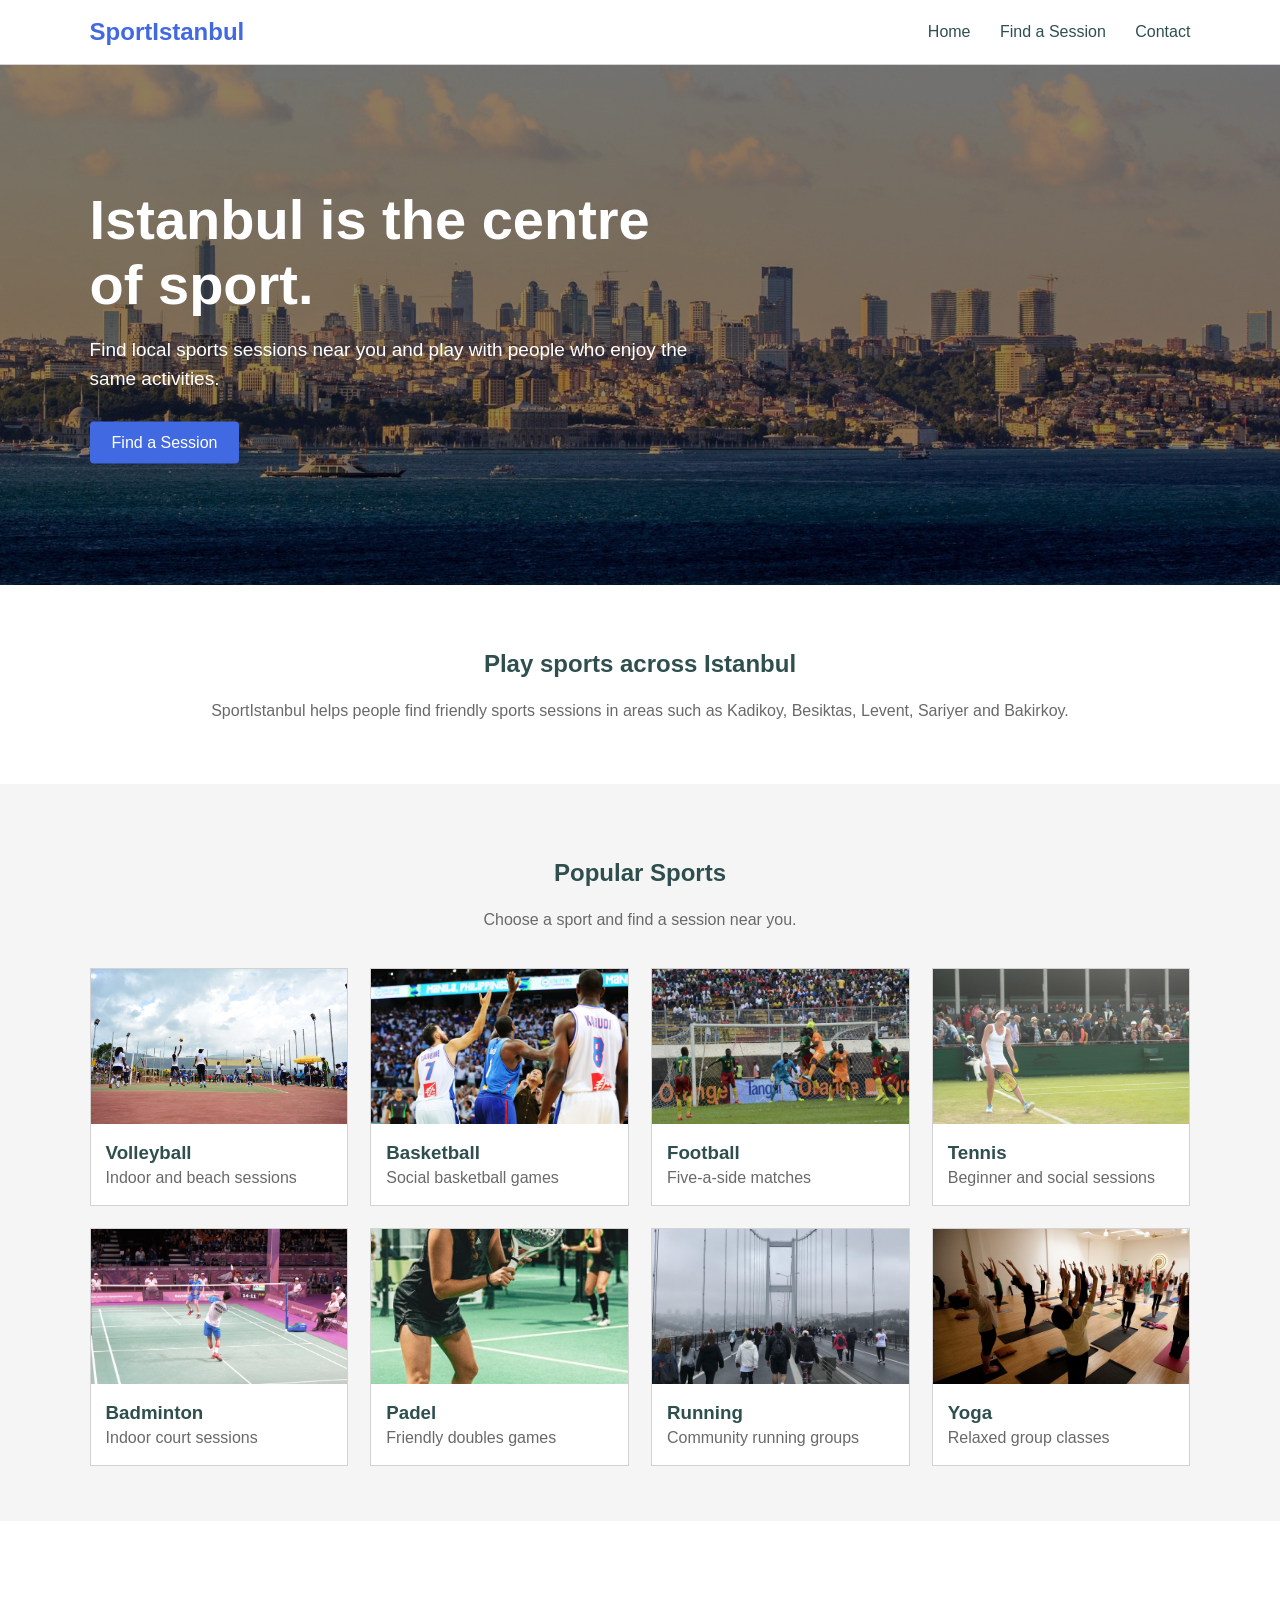
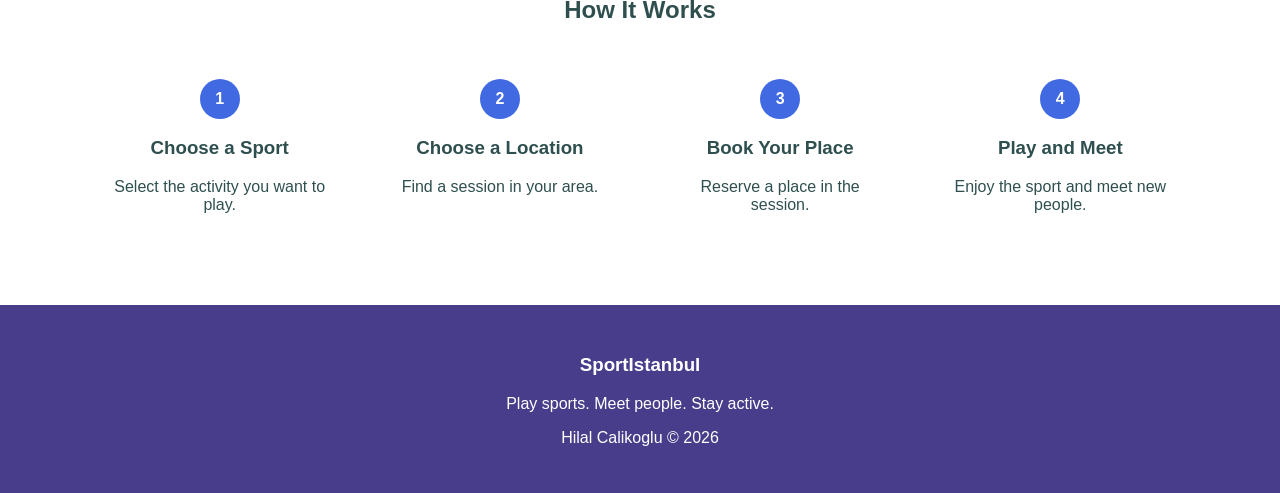
<file: index.html>
<!DOCTYPE html>
<html lang="en">
<head>
  <meta charset="UTF-8">
  <meta name="viewport" content="width=device-width, initial-scale=1.0">
  <title>SportIstanbul Istanbul</title>
  <link rel="stylesheet" href="style.css">
</head>
<body>

<header>
  <h2>SportIstanbul</h2>

  <nav>
    <a href="index.html">Home</a>
    <a href="sessions.html">Find a Session</a>
    <a href="contact.html">Contact</a>
  </nav>
</header>

<section class="hero">
  <img src="images/istanbul.jpg" alt="Istanbul skyline">

  <div class="hero-overlay">
    <h1>Istanbul is the centre of sport.</h1>
    <p>
      Find local sports sessions near you and play with people
      who enjoy the same activities.
    </p>
    <a class="button" href="sessions.html">Find a Session</a>
  </div>
</section>

<section class="about">
  <h2>Play sports across Istanbul</h2>
  <p>
    SportIstanbul helps people find friendly sports sessions in areas such as
    Kadikoy, Besiktas, Levent, Sariyer and Bakirkoy.
  </p>
</section>

<section class="sports-section">
  <h2>Popular Sports</h2>
  <p class="section-text">Choose a sport and find a session near you.</p>

  <div class="sports-grid">

    <div class="sport-card">
      <img src="images/volleyball.jpg" alt="Volleyball players">
      <h3>Volleyball</h3>
      <p>Indoor and beach sessions</p>
    </div>

    <div class="sport-card">
      <img src="images/basketball.jpg" alt="Basketball players">
      <h3>Basketball</h3>
      <p>Social basketball games</p>
    </div>

    <div class="sport-card">
      <img src="images/football.jpg" alt="Football players">
      <h3>Football</h3>
      <p>Five-a-side matches</p>
    </div>

    <div class="sport-card">
      <img src="images/tennis.jpg" alt="Tennis player">
      <h3>Tennis</h3>
      <p>Beginner and social sessions</p>
    </div>

    <div class="sport-card">
      <img src="images/badminton.jpg" alt="Badminton player">
      <h3>Badminton</h3>
      <p>Indoor court sessions</p>
    </div>

    <div class="sport-card">
      <img src="images/padel.jpg" alt="Padel players">
      <h3>Padel</h3>
      <p>Friendly doubles games</p>
    </div>

    <div class="sport-card">
      <img src="images/running.jpg" alt="Running group">
      <h3>Running</h3>
      <p>Community running groups</p>
    </div>

    <div class="sport-card">
      <img src="images/yoga.jpg" alt="Yoga group">
      <h3>Yoga</h3>
      <p>Relaxed group classes</p>
    </div>

  </div>
</section>

<section class="how-section">
  <h2>How It Works</h2>

  <div class="steps">
    <div>
      <span>1</span>
      <h3>Choose a Sport</h3>
      <p>Select the activity you want to play.</p>
    </div>

    <div>
      <span>2</span>
      <h3>Choose a Location</h3>
      <p>Find a session in your area.</p>
    </div>

    <div>
      <span>3</span>
      <h3>Book Your Place</h3>
      <p>Reserve a place in the session.</p>
    </div>

    <div>
      <span>4</span>
      <h3>Play and Meet</h3>
      <p>Enjoy the sport and meet new people.</p>
    </div>
  </div>
</section>

<footer>
  <h3>SportIstanbul</h3>
  <p>Play sports. Meet people. Stay active.</p>
  <p>Hilal Calikoglu © 2026</p>
</footer>

</body>
</html>
</file>
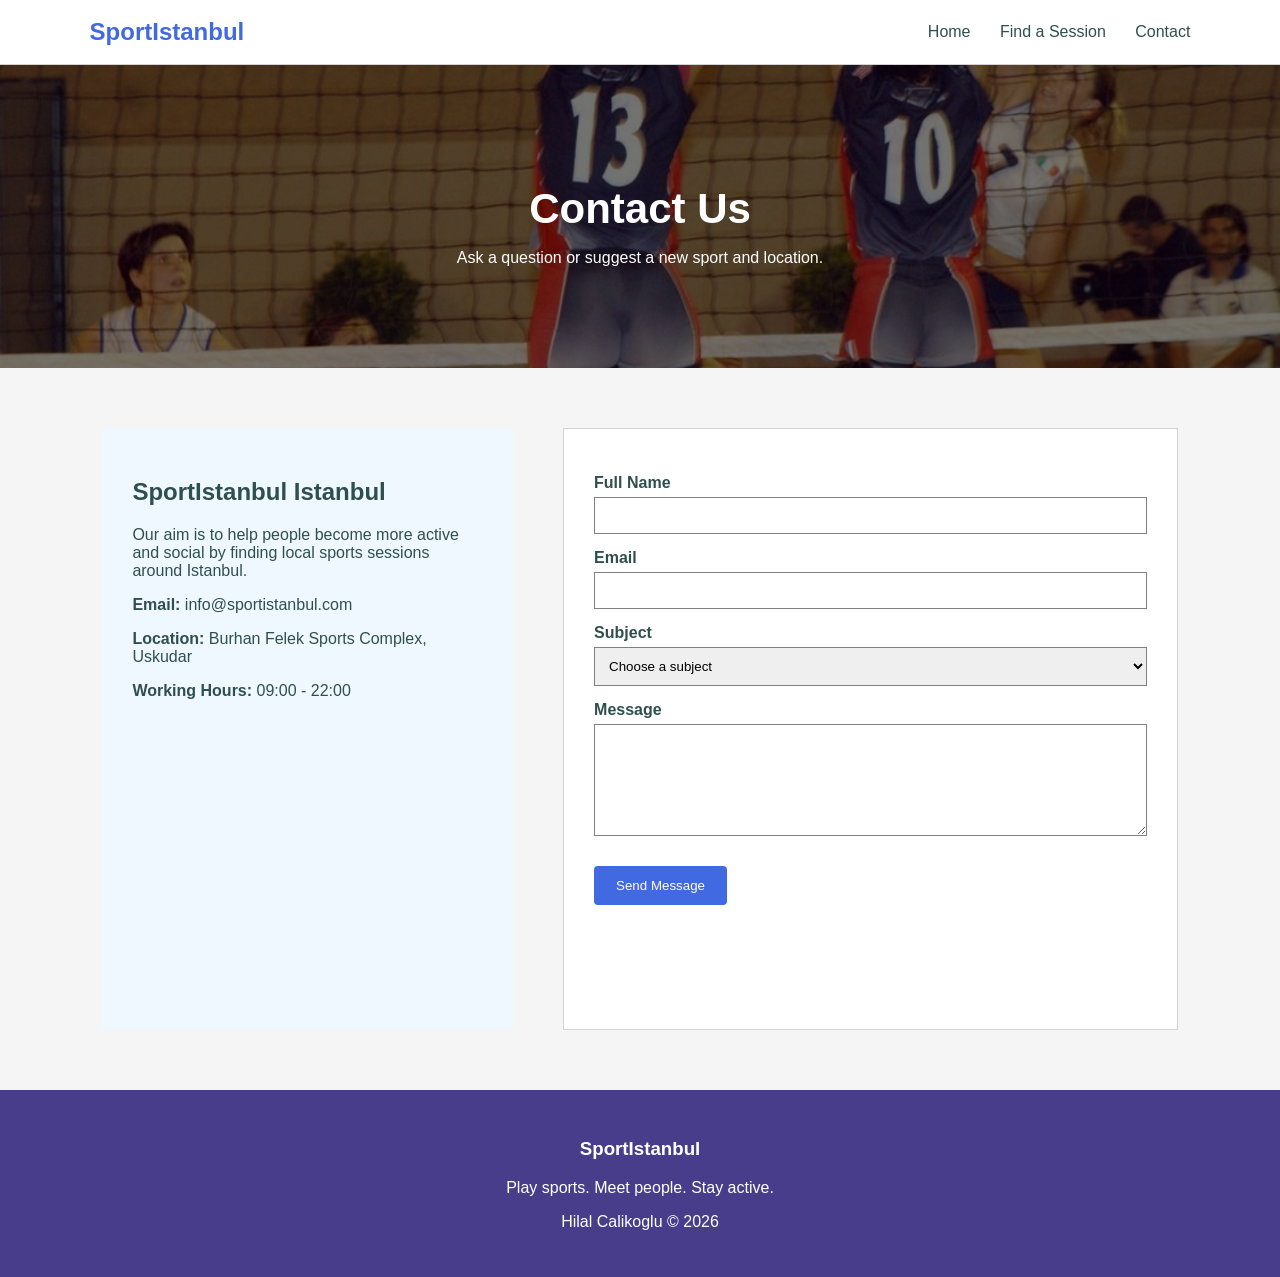
<file: contact.html>
<!DOCTYPE html>
<html lang="en">
<head>
  <meta charset="UTF-8">
  <meta name="viewport" content="width=device-width, initial-scale=1.0">
  <title>SportIstanbul Contact</title>
  <link rel="stylesheet" href="style.css">
</head>
<body>

<header>
  <h2>SportIstanbul</h2>

  <nav>
    <a href="index.html">Home</a>
    <a href="sessions.html">Find a Session</a>
    <a href="contact.html">Contact</a>
  </nav>
</header>

<section class="page-title contact-title">
  <h1>Contact Us</h1>
  <p>Ask a question or suggest a new sport and location.</p>
</section>

<section class="contact-section">

  <div class="contact-info">
    <h2>SportIstanbul Istanbul</h2>
    <p>
      Our aim is to help people become more active and social by finding
      local sports sessions around Istanbul.
    </p>

    <p><strong>Email:</strong> info@sportistanbul.com</p>
    <p><strong>Location:</strong> Burhan Felek Sports Complex, Uskudar</p>
    <p><strong>Working Hours:</strong> 09:00 - 22:00</p>

    <iframe
      class="map"
      src="https://www.google.com/maps?q=Burhan%20Felek%20Sports%20Complex%20Uskudar&output=embed"
      loading="lazy"
      title="Burhan Felek Sports Complex map">
    </iframe>
  </div>

  <form id="contactForm" onsubmit="return validateForm()">

    <label for="name">Full Name</label>
    <input type="text" id="name" required>

    <label for="email">Email</label>
    <input type="email" id="email" required>

    <label for="subject">Subject</label>
    <select id="subject" required>
      <option value="">Choose a subject</option>
      <option value="booking">Booking Question</option>
      <option value="sport">Suggest a Sport</option>
      <option value="location">Suggest a Location</option>
      <option value="other">Other</option>
    </select>

    <label for="message">Message</label>
    <textarea id="message" rows="6" required></textarea>

    <p id="errorMessage"></p>
    <button type="submit">Send Message</button>
  </form>

</section>

<footer>
  <h3>SportIstanbul</h3>
  <p>Play sports. Meet people. Stay active.</p>
  <p>Hilal Calikoglu © 2026</p>
</footer>

<script src="script.js"></script>
</body>
</html>
</file>
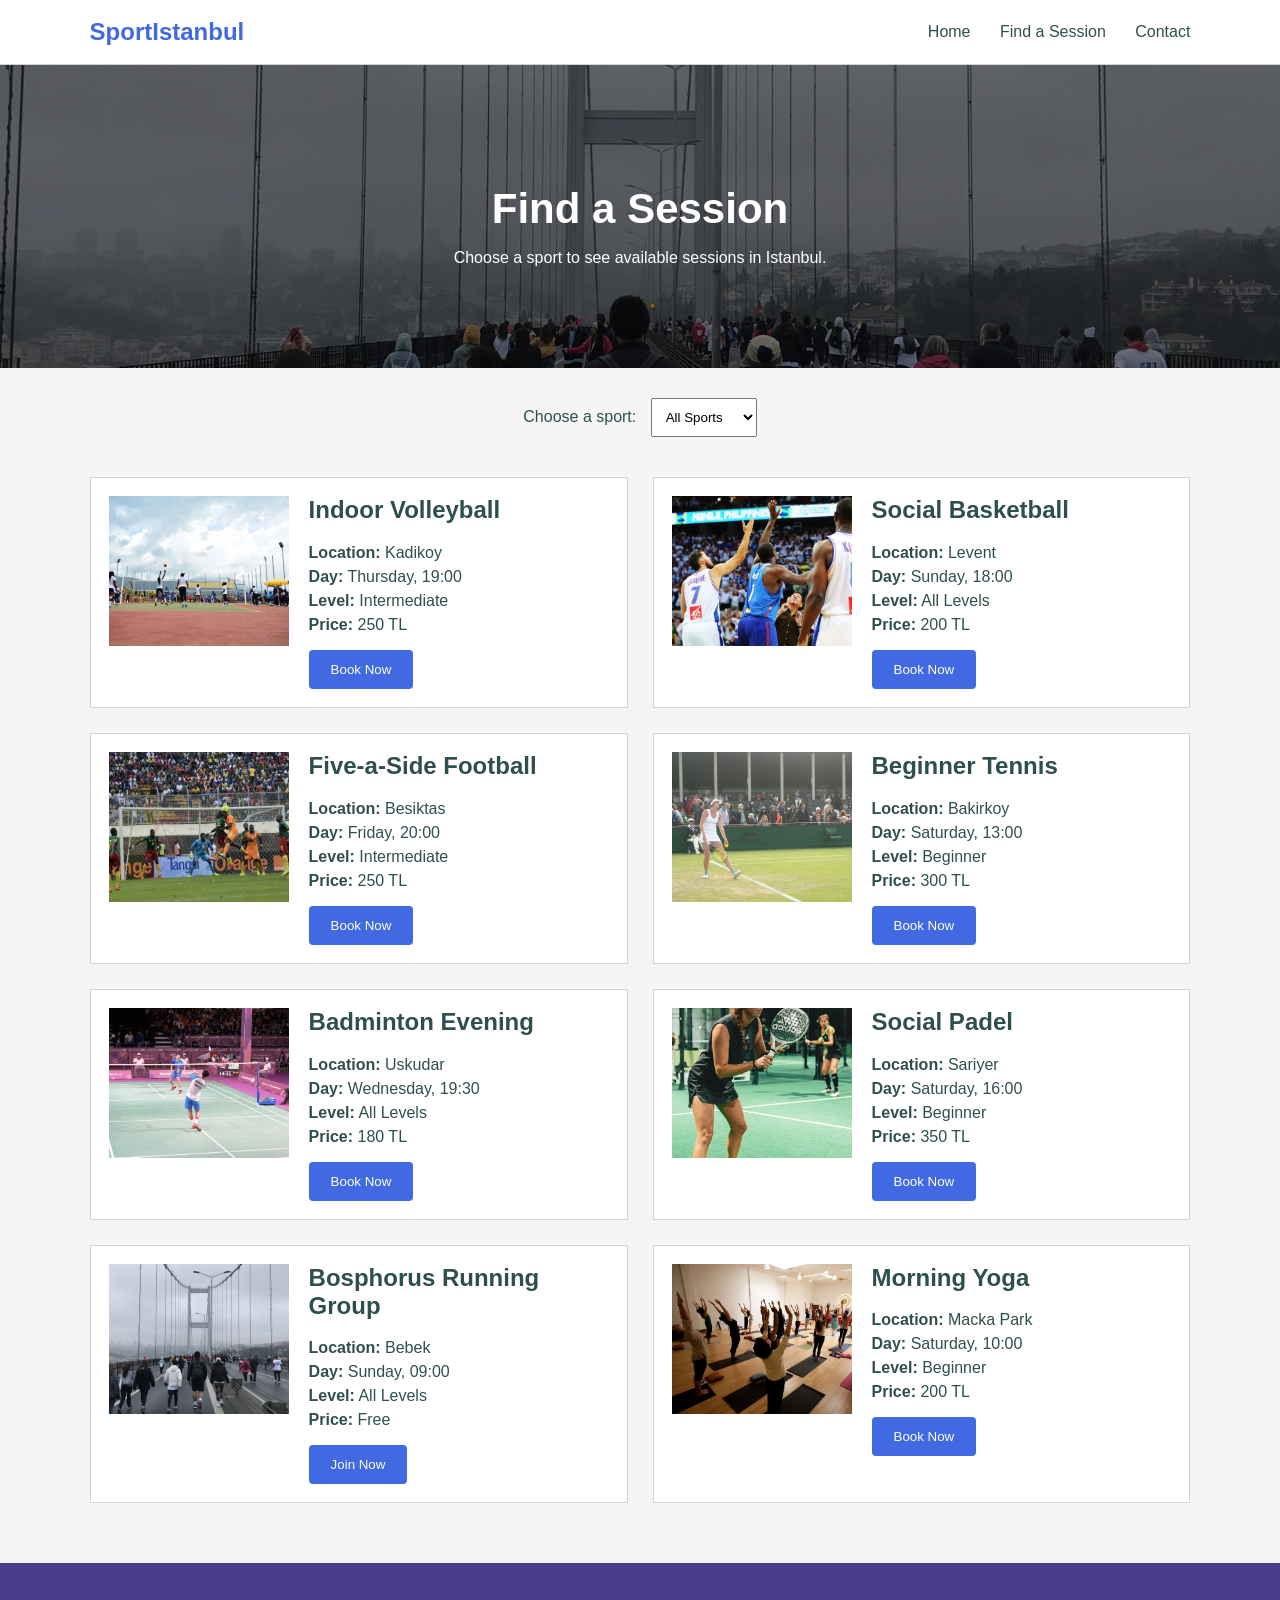
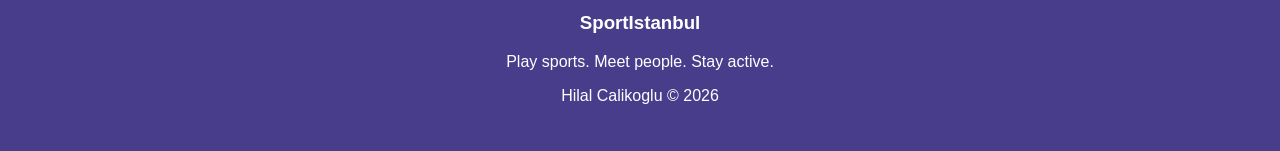
<file: sessions.html>
<!DOCTYPE html>
<html lang="en">
<head>
  <meta charset="UTF-8">
  <meta name="viewport" content="width=device-width, initial-scale=1.0">
  <title>SportIstanbul Sessions</title>
  <link rel="stylesheet" href="style.css">
</head>
<body>

<header>
  <h2>SportIstanbul</h2>

  <nav>
    <a href="index.html">Home</a>
    <a href="sessions.html">Find a Session</a>
    <a href="contact.html">Contact</a>
  </nav>
</header>

<section class="page-title sessions-title">
  <h1>Find a Session</h1>
  <p>Choose a sport to see available sessions in Istanbul.</p>
</section>

<section class="filter-area">
  <label for="sportFilter">Choose a sport:</label>

  <select id="sportFilter" onchange="filterSessions()">
    <option value="all">All Sports</option>
    <option value="volleyball">Volleyball</option>
    <option value="basketball">Basketball</option>
    <option value="football">Football</option>
    <option value="tennis">Tennis</option>
    <option value="badminton">Badminton</option>
    <option value="padel">Padel</option>
    <option value="running">Running</option>
    <option value="yoga">Yoga</option>
  </select>
</section>

<section class="session-grid">

  <div class="session-card volleyball">
    <img src="images/volleyball.jpg" alt="Volleyball">
    <div>
      <h2>Indoor Volleyball</h2>
      <p><strong>Location:</strong> Kadikoy</p>
      <p><strong>Day:</strong> Thursday, 19:00</p>
      <p><strong>Level:</strong> Intermediate</p>
      <p><strong>Price:</strong> 250 TL</p>
      <button onclick="bookSession('Indoor Volleyball in Kadikoy')">Book Now</button>
    </div>
  </div>

  <div class="session-card basketball">
    <img src="images/basketball.jpg" alt="Basketball">
    <div>
      <h2>Social Basketball</h2>
      <p><strong>Location:</strong> Levent</p>
      <p><strong>Day:</strong> Sunday, 18:00</p>
      <p><strong>Level:</strong> All Levels</p>
      <p><strong>Price:</strong> 200 TL</p>
      <button onclick="bookSession('Social Basketball in Levent')">Book Now</button>
    </div>
  </div>

  <div class="session-card football">
    <img src="images/football.jpg" alt="Football">
    <div>
      <h2>Five-a-Side Football</h2>
      <p><strong>Location:</strong> Besiktas</p>
      <p><strong>Day:</strong> Friday, 20:00</p>
      <p><strong>Level:</strong> Intermediate</p>
      <p><strong>Price:</strong> 250 TL</p>
      <button onclick="bookSession('Football in Besiktas')">Book Now</button>
    </div>
  </div>

  <div class="session-card tennis">
    <img src="images/tennis.jpg" alt="Tennis">
    <div>
      <h2>Beginner Tennis</h2>
      <p><strong>Location:</strong> Bakirkoy</p>
      <p><strong>Day:</strong> Saturday, 13:00</p>
      <p><strong>Level:</strong> Beginner</p>
      <p><strong>Price:</strong> 300 TL</p>
      <button onclick="bookSession('Tennis in Bakirkoy')">Book Now</button>
    </div>
  </div>

  <div class="session-card badminton">
    <img src="images/badminton.jpg" alt="Badminton">
    <div>
      <h2>Badminton Evening</h2>
      <p><strong>Location:</strong> Uskudar</p>
      <p><strong>Day:</strong> Wednesday, 19:30</p>
      <p><strong>Level:</strong> All Levels</p>
      <p><strong>Price:</strong> 180 TL</p>
      <button onclick="bookSession('Badminton in Uskudar')">Book Now</button>
    </div>
  </div>

  <div class="session-card padel">
    <img src="images/padel.jpg" alt="Padel">
    <div>
      <h2>Social Padel</h2>
      <p><strong>Location:</strong> Sariyer</p>
      <p><strong>Day:</strong> Saturday, 16:00</p>
      <p><strong>Level:</strong> Beginner</p>
      <p><strong>Price:</strong> 350 TL</p>
      <button onclick="bookSession('Padel in Sariyer')">Book Now</button>
    </div>
  </div>

  <div class="session-card running">
    <img src="images/running.jpg" alt="Running">
    <div>
      <h2>Bosphorus Running Group</h2>
      <p><strong>Location:</strong> Bebek</p>
      <p><strong>Day:</strong> Sunday, 09:00</p>
      <p><strong>Level:</strong> All Levels</p>
      <p><strong>Price:</strong> Free</p>
      <button onclick="bookSession('Running Group in Bebek')">Join Now</button>
    </div>
  </div>

  <div class="session-card yoga">
    <img src="images/yoga.jpg" alt="Yoga">
    <div>
      <h2>Morning Yoga</h2>
      <p><strong>Location:</strong> Macka Park</p>
      <p><strong>Day:</strong> Saturday, 10:00</p>
      <p><strong>Level:</strong> Beginner</p>
      <p><strong>Price:</strong> 200 TL</p>
      <button onclick="bookSession('Yoga in Macka Park')">Book Now</button>
    </div>
  </div>

</section>

<footer>
  <h3>SportIstanbul</h3>
  <p>Play sports. Meet people. Stay active.</p>
  <p>Hilal Calikoglu © 2026</p>
</footer>

<script src="script.js"></script>
</body>
</html>
</file>
<file: style.css>
* {
  box-sizing: border-box;
}

body {
  margin: 0;
  font-family: Arial, sans-serif;
  color: darkslategray;
  background-color: whitesmoke;
}

header {
  background-color: white;
  padding: 18px 7%;
  display: flex;
  justify-content: space-between;
  align-items: center;
  border-bottom: 1px solid lightgray;
}

header h2 {
  margin: 0;
  color: royalblue;
  font-size: 24px;
}

nav a {
  color: darkslategray;
  text-decoration: none;
  margin-left: 25px;
}

nav a:hover {
  color: royalblue;
}

.hero {
  height: 520px;
  position: relative;
  overflow: hidden;
}

.hero img {
  width: 100%;
  height: 100%;
  object-fit: cover;
}

.hero::after {
  content: "";
  position: absolute;
  inset: 0;
  background-color: rgba(0, 0, 0, 0.45);
}

.hero-overlay {
  position: absolute;
  z-index: 2;
  top: 50%;
  left: 7%;
  transform: translateY(-50%);
  color: white;
  max-width: 620px;
  animation: fadeIn 1.2s ease;
}

.hero-overlay h1 {
  font-size: 56px;
  margin: 0 0 15px;
}

.hero-overlay p {
  font-size: 19px;
  line-height: 1.5;
}

.button,
button {
  display: inline-block;
  background-color: royalblue;
  color: white;
  text-decoration: none;
  border: none;
  padding: 12px 22px;
  border-radius: 4px;
  cursor: pointer;
  margin-top: 10px;
}

.button:hover,
button:hover {
  background-color: darkblue;
}

.about {
  text-align: center;
  padding: 45px 15%;
  background-color: white;
}

.about p,
.section-text {
  color: dimgray;
  line-height: 1.6;
}

.sports-section {
  padding: 55px 7%;
}

.sports-section > h2,
.sports-section > p {
  text-align: center;
}

.sports-grid {
  display: grid;
  grid-template-columns: repeat(4, 1fr);
  gap: 22px;
  margin-top: 35px;
}

.sport-card {
  background-color: white;
  border: 1px solid lightgray;
  transition: 0.3s;
}

.sport-card:hover {
  transform: translateY(-5px);
  box-shadow: 0 4px 10px lightgray;
}

.sport-card img {
  width: 100%;
  height: 155px;
  object-fit: cover;
}

.sport-card h3 {
  margin: 14px 15px 5px;
}

.sport-card p {
  color: dimgray;
  margin: 0 15px 18px;
}

.how-section {
  padding: 55px 7%;
  background-color: white;
  text-align: center;
}

.steps {
  display: flex;
  gap: 20px;
  margin-top: 35px;
}

.steps div {
  width: 25%;
  padding: 20px;
}

.steps span {
  background-color: royalblue;
  color: white;
  width: 40px;
  height: 40px;
  display: inline-block;
  line-height: 40px;
  border-radius: 50%;
  font-weight: bold;
}

.page-title {
  text-align: center;
  padding: 85px 20px;
  color: white;
  background-size: cover;
  background-position: center;
  position: relative;
}

.page-title::before {
  content: "";
  position: absolute;
  inset: 0;
  background-color: rgba(0, 0, 0, 0.55);
}

.page-title h1,
.page-title p {
  position: relative;
  z-index: 1;
}

.page-title h1 {
  font-size: 42px;
  margin-bottom: 10px;
  animation: fadeIn 1.2s ease;
}

.page-title p {
  animation: fadeIn 1.5s ease;
}

.sessions-title {
  background-image: url("images/sessions-bg.jpg");
  background-position: center;
}

.contact-title {
  background-image: url("images/contact-bg.jpg");
  background-position: center;
}

.filter-area {
  text-align: center;
  padding: 30px 20px 10px;
}

.filter-area select {
  padding: 10px;
  margin-left: 10px;
}

.session-grid {
  padding: 30px 7% 60px;
  display: grid;
  grid-template-columns: repeat(2, 1fr);
  gap: 25px;
}

.session-card {
  background-color: white;
  border: 1px solid lightgray;
  display: flex;
  gap: 20px;
  padding: 18px;
}

.session-card img {
  width: 180px;
  height: 150px;
  object-fit: cover;
}

.session-card h2 {
  margin-top: 0;
}

.session-card p {
  margin: 6px 0;
}

.contact-section {
  padding: 60px 8%;
  display: flex;
  gap: 50px;
}

.contact-info {
  width: 40%;
  background-color: aliceblue;
  padding: 30px;
}

.contact-section form {
  width: 60%;
  background-color: white;
  padding: 30px;
  border: 1px solid lightgray;
}

.contact-section label {
  display: block;
  font-weight: bold;
  margin-top: 15px;
  margin-bottom: 5px;
}

.contact-section input,
.contact-section select,
.contact-section textarea {
  width: 100%;
  padding: 10px;
  border: 1px solid gray;
}

.map {
  width: 100%;
  height: 260px;
  border: 0;
  margin-top: 20px;
}

#errorMessage {
  color: red;
}

@keyframes fadeIn {
  from {
    opacity: 0;
    transform: translateY(15px);
  }

  to {
    opacity: 1;
    transform: translateY(0);
  }
}

footer {
  background-color: darkslateblue;
  color: white;
  text-align: center;
  padding: 30px;
}

@media screen and (max-width: 850px) {
  header {
    flex-direction: column;
  }

  nav {
    margin-top: 15px;
  }

  nav a {
    margin: 0 8px;
  }

  .hero-overlay h1 {
    font-size: 40px;
  }

  .sports-grid {
    grid-template-columns: repeat(2, 1fr);
  }

  .steps {
    flex-wrap: wrap;
  }

  .steps div {
    width: 47%;
  }

  .session-grid {
    grid-template-columns: 1fr;
  }

  .contact-section {
    flex-direction: column;
  }

  .contact-info,
  .contact-section form {
    width: 100%;
  }
}

@media screen and (max-width: 520px) {
  .sports-grid {
    grid-template-columns: 1fr;
  }

  .steps div {
    width: 100%;
  }

  .session-card {
    flex-direction: column;
  }

  .session-card img {
    width: 100%;
  }
}
</file>
